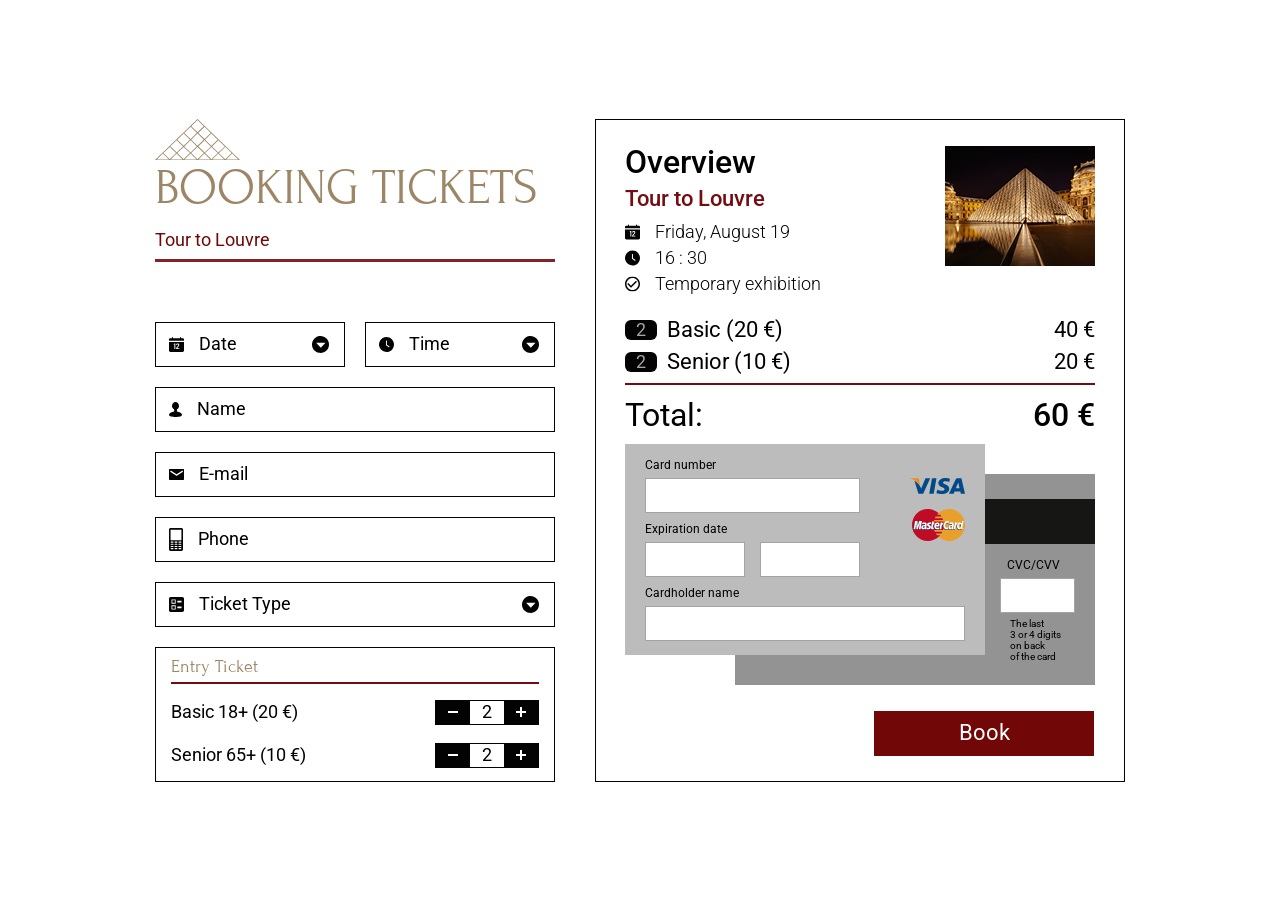
<file: booking_tickets.html>
<!DOCTYPE html>
<html lang="en">
<head>
    <meta charset="UTF-8">
    <meta name="viewport" content="width=device-width, initial-scale=1.0">
    <link rel="stylesheet" href="booking-style.css">
    <link rel="icon" href="assets/favicon.ico" type="image/x-icon">
    <title>Booking Tickets</title>
</head>
<body>
    <div class="container">
        <div class="information">
            <img src="/assets/svg/booking/logo.svg" alt="" class="logo">
            <p class="information-title">Booking tickets</p>
            <p class="information-subtitle">Tour to Louvre</p>
            <div class="information-line"></div>
            <div class="date-time">
                <div class="button date-button">
                    <img src="assets/svg/booking/date.svg" alt="" class="button-image">
                    <p class="button-text">Date</p>
                    <img src="assets/svg/booking/arrow.svg" alt="" class="button-arrow">
                </div>
                <div class="button time-button">
                    <img src="assets/svg/booking/time.svg" alt="" class="button-image">
                    <p class="button-text">Time</p>
                    <img src="assets/svg/booking/arrow.svg" alt="" class="button-arrow">
                </div>
            </div>
            <div class="button name-button">
                <img src="assets/svg/booking/name.svg" alt="" class="button-image">
                <p class="button-text">Name</p>
            </div>
            <div class="button email-button">
                <img src="assets/svg/booking/email.svg" alt="" class="button-image">
                <p class="button-text">E-mail</p>
            </div>
            <div class="button phone-button">
                <img src="assets/svg/booking/tel.svg" alt="" class="button-image">
                <p class="button-text">Phone</p>
            </div>
            <div class="button ticket-type-button">
                <img src="assets/svg/booking/ballot.svg" alt="" class="button-image">
                <p class="button-text">Ticket Type</p>
                <img src="assets/svg/booking/arrow.svg" alt="" class="button-arrow">
            </div>
            <div class="entry-ticket">
                <p class="entry-ticket-title">Entry ticket</p>
                <div class="entry-ticket-line"></div>
                <div class="entry-ticket-basic">
                    <p class="entry-ticket-text">Basic 18+ (20 €)</p>
                    <div class="entry-ticket-counter counter-basic">
                        <div class="counter-minus"><div class="minus"></div></div>
                        <div class="counter-num"><p class="num">2</p></div>
                        <div class="counter-plus"><img src="assets/svg/booking/Vector.svg" alt="" class="plus"></div>
                    </div>
                </div>
                <div class="entry-ticket-senior">
                    <p class="entry-ticket-text">Senior 65+ (10 €)</p>
                    <div class="entry-ticket-counter counter-senior">
                        <div class="counter-minus"><div class="minus"></div></div>
                        <div class="counter-num"><p class="num">2</p></div>
                        <div class="counter-plus"><img src="assets/svg/booking/Vector.svg" alt="" class="plus"></div>
                    </div>
                </div>
            </div>
        </div>
        <div class="payment">
            <div class="payment-info">
                <p class="payment-title">Overview</p>
                <p class="payment-subtitle">Tour to Louvre</p>
                <div class="payment-info-sting">
                    <img src="assets/svg/booking/date.svg" alt="" class="payment-icons">
                    <p class="payment-info-text">Friday, August 19</p>
                </div>
                <div class="payment-info-sting">
                    <img src="assets/svg/booking/time.svg" alt="" class="payment-icons">
                    <p class="payment-info-text">16 : 30</p>
                </div>
                <div class="payment-info-sting">
                    <img src="assets/svg/booking/check_circle_outline.svg" alt="" class="payment-icons">
                    <p class="payment-info-text">Temporary exhibition</p>
                </div>
                <img src="assets/img/booking/payment-info-image.png" alt="" class="payment-info-image">
            </div>
            <div class="payment-total">
                <div class="payment-total-string">
                    <div class="num-box"><p class="payment-total-num">2</p></div>
                    <p class="payment-total-text">Basic (20 €)</p>
                    <p class="payment-total-value">40 €</p>
                </div>
                <div class="payment-total-string">
                    <div class="num-box"><p class="payment-total-num">2</p></div>
                    <p class="payment-total-text">Senior (10 €)</p>
                    <p class="payment-total-value">20 €</p>
                </div>
                <div class="payment-total-line"></div>
                <div class="payment-total-string">
                    <p class="payment-total-title">Total:</p>
                    <p class="payment-total-sum">60 €</p>
                </div>
            </div>
            <div class="card">
                <div class="card-front">
                    <img src="assets/svg/booking/Visa.svg" alt="" class="visa">
                    <img src="assets/svg/booking/Mastercard.svg" alt="" class="mastercard">
                    <p class="card-text">Card number</p>
                    <form><input type="tel" pattern="[0-9]{4}[0-9]{4}[0-9]{4}[0-9]{4}" class="card-num"></form>
                    <p class="card-text">Expiration date</p>
                    <div class="card-date">
                        <form><input type="number" min="1" max="12" class="card-month"></form>
                        <form><input type="number" min="2025" max="2035" class="card-year"></form>
                    </div>
                    <p class="card-text">Cardholder name</p>
                    <form><input type="text" class="card-name"></form>
                </div>
                <div class="card-back">
                    <div class="card-line"></div>
                    <p class="card-text cvv">CVC/CVV</p>
                    <form><input type="text" class="card-cvv"></form>
                    <p class="cart-text back-expl">The last <br>3 or 4 digits on back <br>of the card</p>
                </div>
            </div>
            <div class="book-button"><p class="payment-button-text">Book</p></div>
        </div>
    </div>
</body>
</html>
</file>
<file: booking-style.css>
@import url('https://fonts.googleapis.com/css2?family=Bebas+Neue&family=DM+Serif+Text:ital@0;1&family=Forum&family=Roboto:ital,wght@0,100..900;1,100..900&display=swap');
*{
    box-sizing: border-box;
    margin: 0;
    padding: 0;
}
body{
    min-height: 100vh;
    max-width: 1440px;
    width: 100vw;
    display:flex;
    justify-content: center;
    align-items: center;
    justify-self: center;
    overflow-x: hidden;
}
.container{
    width: 970px;
    height: 663px;
    display: flex;
    flex-direction: row;
    margin: 91px 235px;
}
.information{
    display:flex;
    flex-direction: column;
    width: 400px;
    height: 663px;
}
.logo{
    width: 85px;
    height: 41px;
    margin-bottom: 3px;
}
.information-title{
    font-family: Forum;
    font-weight: 400;
    font-size: 50px;
    line-height: 100%;
    letter-spacing: 0%;
    text-transform: uppercase;
    color: #9D8665;
    margin-bottom: 18px;
}
.information-subtitle{
    font-family: Roboto;
    font-weight: 400;
    font-size: 18px;
    line-height: 100%;
    letter-spacing: 0%;
    color: #710707;
}
.information-line{
    width: 100%;
    height: 3px;
    opacity: 0.9;
    background-color: #740C11;
    margin-top: 10px;
    margin-bottom: 60px;
}
.date-time{
    width: 100%;
    display: flex;
    justify-content: space-between
}
.button{
    position: relative;
    height: 45px;
    border: 1px solid #030303;
    display:flex;
    align-items: center;
    margin-bottom: 20px;
    padding: 0 13px;
}
.date-button{
    width: 190px;
}
.time-button{
    width: 190px;
}
.button-text{
    font-family: Roboto;
    font-weight: 400;
    font-size: 18px;
    line-height: 100%;
    letter-spacing: 0%;
    vertical-align: middle;
    margin-left: 15px;
}
.button-arrow{ 
    position: absolute;
    height: 17px;
    width: 17px;
    right: 0;
    margin-right: 15px;
}
.entry-ticket{
    height: 135px;
    width: 100%;
    border: 1px solid #030303;
    padding: 10px 15px 15px;
}
.entry-ticket-title{
    font-family: Forum;
    font-weight: 400;
    font-size: 18px;
    line-height: 100%;
    letter-spacing: 0%;
    text-transform: capitalize;
    color:#9D8665;
}
.entry-ticket-line{
    width: 100%;
    height: 2px;
    background-color: #740C11;
    margin-top: 6px;
    margin-bottom: 16px;
}
.entry-ticket-basic{
    display: flex;
    justify-content: space-between;
    align-items: center;
    margin-bottom: 18px;
}
.entry-ticket-senior{
    display: flex;
    justify-content: space-between;
    align-items: center;
}
.entry-ticket-text{
    font-family: Roboto;
    font-weight: 400;
    font-size: 18px;
    line-height: 100%;
    letter-spacing: 0%;
    color: #030303;
}
.entry-ticket-counter{
    width: 104px;
    height: 25px;
    display: flex;
    justify-content: space-between;
    align-items: center;
    border: 1px solid #030303;
}
.counter-minus{
    width: 35px;
    height: 25px;
    background-color: #030303;
    display: flex;
    justify-content: center;
    align-items: center;
    cursor: pointer;
}
.minus{
    width: 10px;
    height: 2px;
    background-color: #fff;
}
.counter-num{
    width: 35px;
    height: 25px;
    display: flex;
    justify-content: center;
    align-items: center;
}
.num{
    font-family: Roboto;
    font-weight: 400;
    font-size: 18px;
    line-height: 100%;
    letter-spacing: 0%;
}
.counter-plus{
    width: 35px;
    height: 25px;
    background-color: #030303;
    display: flex;
    justify-content: center;
    align-items: center;
    cursor: pointer;
}
.plus{
    width: 10px;
    height: 10px;
}
.payment{
    position: relative;
    margin-left: 40px;
    display: flex;
    flex-direction: column;
    width: 530px;
    height: 663px;
    border: 1px solid #030303;
    padding: 26px 29px;
}
.payment-info{
    display:flex;
    flex-direction: column;
    position: relative;
}
.payment-title{
    font-family: Roboto;
    font-weight: 500;
    font-size: 32px;
    line-height: 100%;
    letter-spacing: 0%;
    margin-bottom: 10px;
}
.payment-subtitle{
    font-family: Roboto;
    font-weight: 500;
    font-size: 22px;
    line-height: 100%;
    letter-spacing: 0%;
    color: #740C11;
    margin-bottom: 5px;
}
.payment-info-sting{
    display: flex;
    flex-direction: row;
    margin-top: 8px;
}
.payment-info-text{
    font-family: Roboto;
    font-weight: 300;
    font-size: 18px;
    line-height: 100%;
    letter-spacing: 0%;
    margin-left: 15px;
}
.payment-info-image{
    width: 150px;
    height: 120px;
    position: absolute;
    right: 0;
    top: 0;
}
.payment-total{
    display: flex;
    flex-direction: column;
    margin-top: 26px;
}
.payment-total-string{
    position: relative;
    display: flex;
    justify-content: start;
    align-items: center;
    margin-bottom: 10px;
}
.num-box{
    background-color: #030303;
    width: 32px;
    height: 20px;
    border-radius: 6px;
    display: flex;
    justify-content: center;
    align-items: center;
    margin-right: 10px;
}
.payment-total-num{
    font-family: Roboto;
    font-weight: 400;
    font-size: 18px;
    line-height: 100%;
    letter-spacing: 0%;
    color: #A4A4A3;
}
.payment-total-text{
    font-family: Roboto;
    font-weight: 400;
    font-size: 22px;
    line-height: 100%;
    letter-spacing: 0%;
}
.payment-total-value{
    font-family: Roboto;
    font-weight: 400;
    font-size: 22px;
    line-height: 100%;
    letter-spacing: 0%;
    color: #030303;
    position: absolute;
    right: 0;
}
.payment-total-line{
    width: 100%;
    height: 2px;
    background-color: #740C11;

    margin-bottom: 14px;
}
.payment-total-title{
    font-family: Roboto;
    font-weight: 400;
    font-size: 32px;
    line-height: 100%;
    letter-spacing: 0%;
}
.payment-total-sum{
    font-family: Roboto;
    font-weight: 500;
    font-size: 32px;
    line-height: 100%;
    letter-spacing: 0%;
    position: absolute;
    right: 0;
}
.card{
    position: relative;
    margin-top: 3px;
}
.card-front{
    z-index: 2;
    position: relative;
    padding: 15px 20px;
    width: 360px;
    height: 211px;
    background-color: #BCBCBC;
    display: flex;
    flex-direction: column;
}
.card-text{
    font-family: Roboto;
    font-weight: 400;
    font-size: 12px;
    line-height: 100%;
    letter-spacing: 0%; 
    margin-bottom: 7px;
}
.card-num{
    width: 215px;
    height: 35px;
    margin-bottom: 10px;
    border: 0.5px solid #A4A4A3;
}
.card-date{
    display: flex;
    margin-bottom: 10px;
}
.card-month{
    width: 100px;
    height: 35px;
    margin-right: 15px;
    border: 0.5px solid #A4A4A3;
}
.card-year{
    width: 100px;
    height: 35px;
    border: 0.5px solid #A4A4A3;
}
.card-name{
    width: 320px;
    height: 35px;
    border: 0.5px solid #A4A4A3;
}
.visa{
    width: 55px;
    height: 16px;
    position: absolute;
    right: 0;
    top:0;
    margin-right: 20px;
    margin-top: 34px;
}
.mastercard{
    width: 53px;
    height: 32px;
    position: absolute;
    right: 0;
    top:0;
    margin-right: 20px;
    margin-top: 65px;
}
.card-back{
    z-index: 1;
    position: absolute;
    width: 360px;
    height: 211px;
    background-color: #939393;
    right: 0;
    top:0;
    margin-top: 30px;
    display: flex;
    flex-direction: column;
    align-items: end;
}
.card-line{
    width: 100%;
    height: 45px;
    background-color: #161615;
    margin-top: 25px;
    margin-bottom: 15px;
}
.cvv{
    margin-right: 35px;
}
.card-cvv{
    width: 75px;
    height: 35px;
    margin-right: 20px;
    margin-bottom: 5px;
    border: 0.5px solid #A4A4A3;
}
.back-expl{
    font-family: Roboto;
    font-weight: 400;
    font-size: 10px;
    letter-spacing: 0%;
    width: 55px;
    margin-right: 30px;
}
.book-button{
    width: 220px;
    height: 45px;
    background-color: #710707;
    position:absolute;
    right: 0;
    bottom: 0;
    margin-bottom: 25px;
    margin-right: 30px;
    display: flex;
    justify-content: center;
    align-items: center;
}
.payment-button-text{
    font-family: Roboto;
    font-weight: 400;
    font-size: 22px;
    line-height: 100%;
    letter-spacing: 0%;
    color: #fff;
}
.book-button:hover{
    cursor: pointer;
}
</file>
